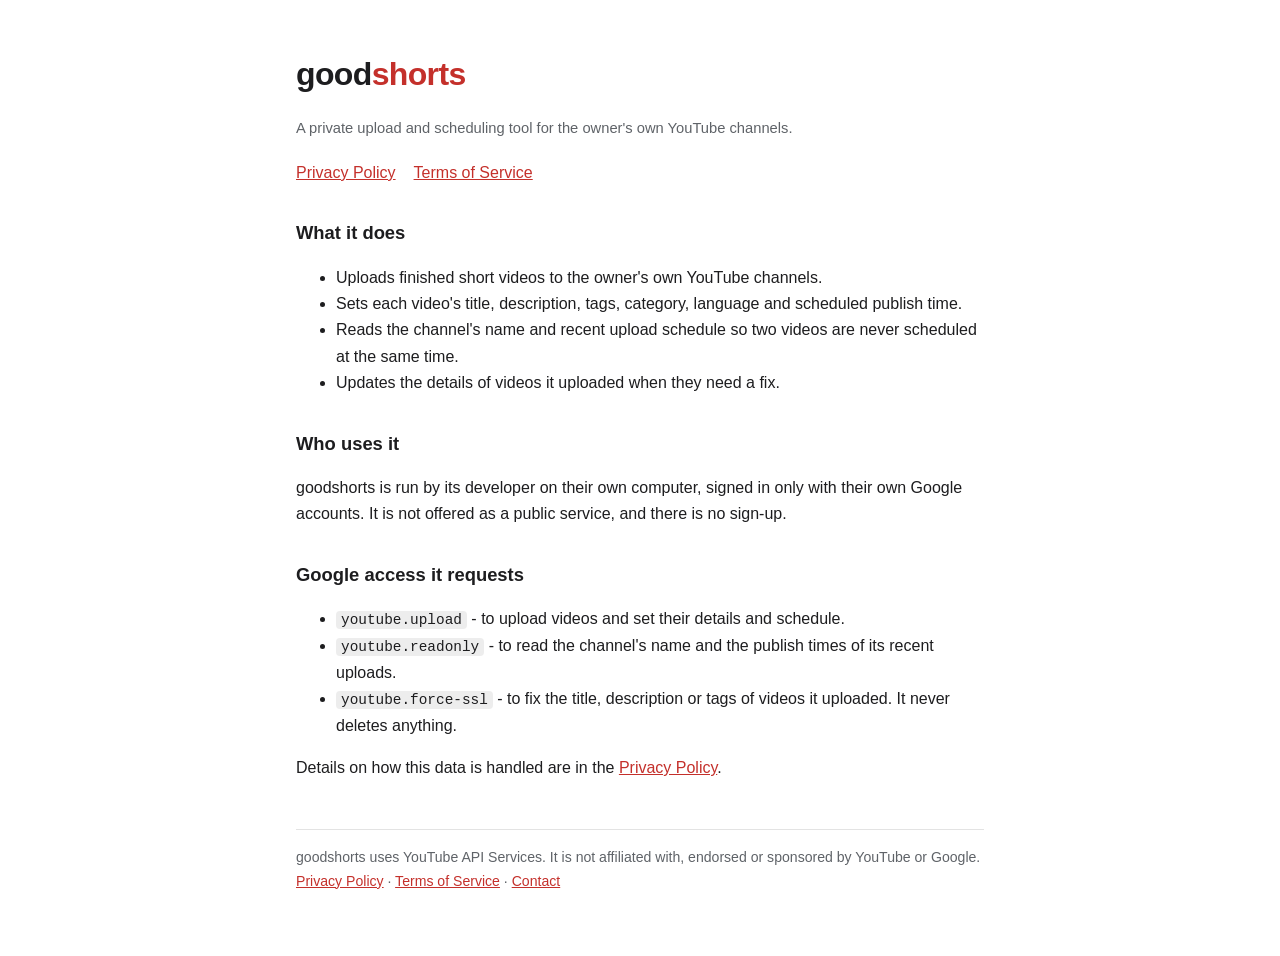
<file: index.html>
<!doctype html>
<html lang="en">
<head>
<meta charset="utf-8">
<meta name="viewport" content="width=device-width, initial-scale=1">
<title>goodshorts</title>
<meta name="description" content="goodshorts - a private tool that uploads and schedules Shorts on its owner's own YouTube channels.">
<link rel="stylesheet" href="style.css">
</head>
<body>
<main>
  <h1>good<span>shorts</span></h1>
  <p class="muted">A private upload and scheduling tool for the owner's own YouTube channels.</p>
  <nav><a href="privacy.html">Privacy Policy</a><a href="terms.html">Terms of Service</a></nav>

  <h2>What it does</h2>
  <ul>
    <li>Uploads finished short videos to the owner's own YouTube channels.</li>
    <li>Sets each video's title, description, tags, category, language and scheduled publish time.</li>
    <li>Reads the channel's name and recent upload schedule so two videos are never scheduled at the same time.</li>
    <li>Updates the details of videos it uploaded when they need a fix.</li>
  </ul>

  <h2>Who uses it</h2>
  <p>goodshorts is run by its developer on their own computer, signed in only with their own Google accounts.
     It is not offered as a public service, and there is no sign-up.</p>

  <h2>Google access it requests</h2>
  <ul>
    <li><code>youtube.upload</code> - to upload videos and set their details and schedule.</li>
    <li><code>youtube.readonly</code> - to read the channel's name and the publish times of its recent uploads.</li>
    <li><code>youtube.force-ssl</code> - to fix the title, description or tags of videos it uploaded. It never deletes anything.</li>
  </ul>
  <p>Details on how this data is handled are in the <a href="privacy.html">Privacy Policy</a>.</p>

  <footer>
    goodshorts uses YouTube API Services. It is not affiliated with, endorsed or sponsored by YouTube or Google.<br>
    <a href="privacy.html">Privacy Policy</a> · <a href="terms.html">Terms of Service</a> ·
    <a href="https://github.com/parkdx07-ux/goodshorts/issues">Contact</a>
  </footer>
</main>
</body>
</html>
</file>
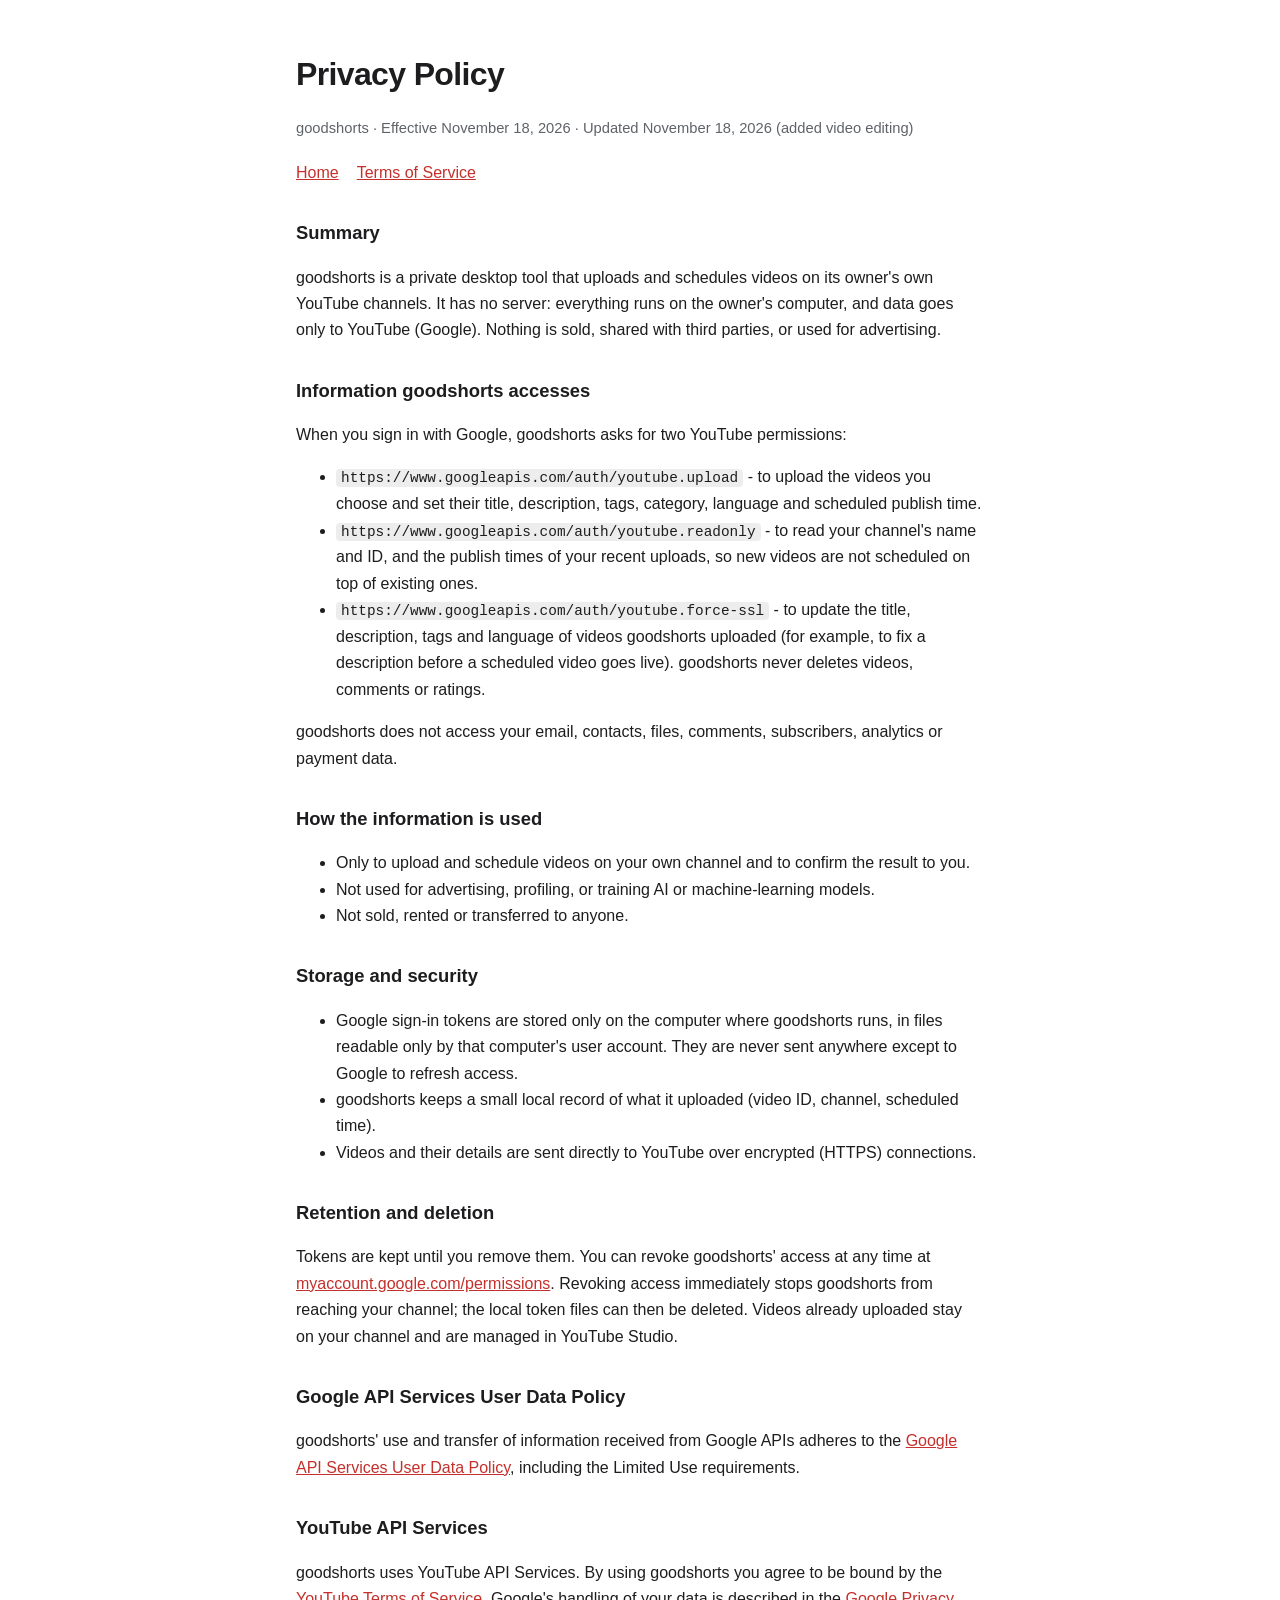
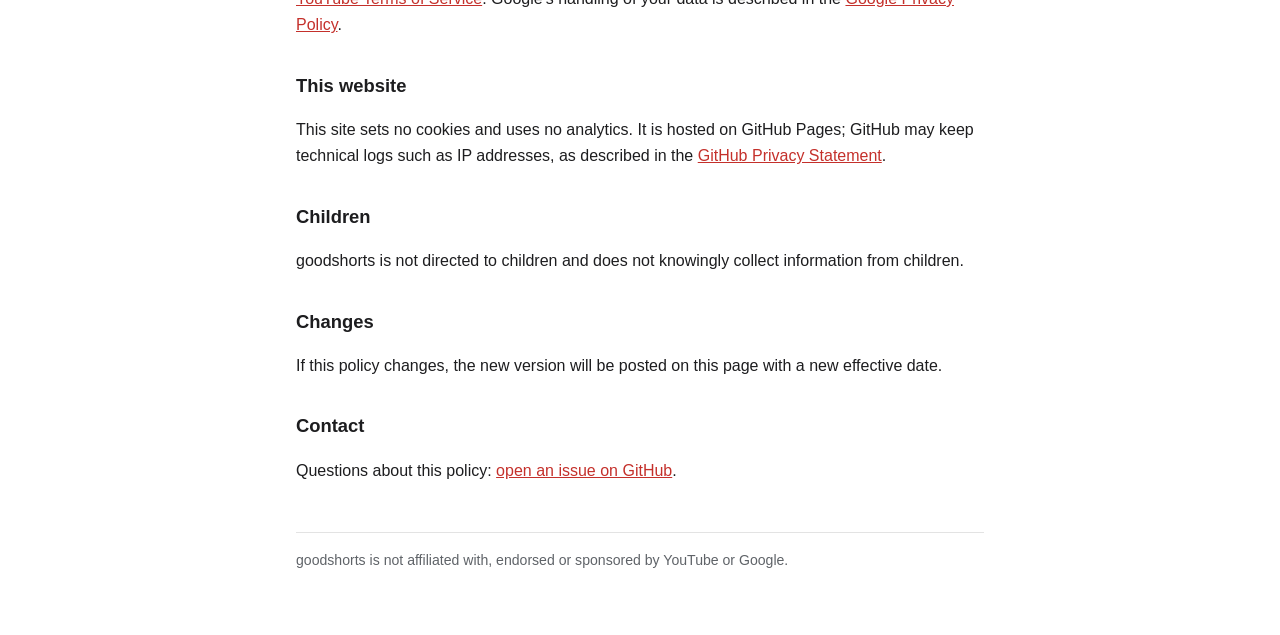
<file: privacy.html>
<!doctype html>
<html lang="en">
<head>
<meta charset="utf-8">
<meta name="viewport" content="width=device-width, initial-scale=1">
<title>Privacy Policy - goodshorts</title>
<link rel="stylesheet" href="style.css">
</head>
<body>
<main>
  <h1>Privacy Policy</h1>
  <p class="muted">goodshorts · Effective November 18, 2026 · Updated November 18, 2026 (added video editing)</p>
  <nav><a href="index.html">Home</a><a href="terms.html">Terms of Service</a></nav>

  <h2>Summary</h2>
  <p>goodshorts is a private desktop tool that uploads and schedules videos on its owner's own YouTube channels.
     It has no server: everything runs on the owner's computer, and data goes only to YouTube (Google).
     Nothing is sold, shared with third parties, or used for advertising.</p>

  <h2>Information goodshorts accesses</h2>
  <p>When you sign in with Google, goodshorts asks for two YouTube permissions:</p>
  <ul>
    <li><code>https://www.googleapis.com/auth/youtube.upload</code> - to upload the videos you choose and set their
        title, description, tags, category, language and scheduled publish time.</li>
    <li><code>https://www.googleapis.com/auth/youtube.readonly</code> - to read your channel's name and ID, and the
        publish times of your recent uploads, so new videos are not scheduled on top of existing ones.</li>
    <li><code>https://www.googleapis.com/auth/youtube.force-ssl</code> - to update the title, description, tags and
        language of videos goodshorts uploaded (for example, to fix a description before a scheduled video goes
        live). goodshorts never deletes videos, comments or ratings.</li>
  </ul>
  <p>goodshorts does not access your email, contacts, files, comments, subscribers, analytics or payment data.</p>

  <h2>How the information is used</h2>
  <ul>
    <li>Only to upload and schedule videos on your own channel and to confirm the result to you.</li>
    <li>Not used for advertising, profiling, or training AI or machine-learning models.</li>
    <li>Not sold, rented or transferred to anyone.</li>
  </ul>

  <h2>Storage and security</h2>
  <ul>
    <li>Google sign-in tokens are stored only on the computer where goodshorts runs, in files readable only by that
        computer's user account. They are never sent anywhere except to Google to refresh access.</li>
    <li>goodshorts keeps a small local record of what it uploaded (video ID, channel, scheduled time).</li>
    <li>Videos and their details are sent directly to YouTube over encrypted (HTTPS) connections.</li>
  </ul>

  <h2>Retention and deletion</h2>
  <p>Tokens are kept until you remove them. You can revoke goodshorts' access at any time at
     <a href="https://myaccount.google.com/permissions">myaccount.google.com/permissions</a>. Revoking access
     immediately stops goodshorts from reaching your channel; the local token files can then be deleted.
     Videos already uploaded stay on your channel and are managed in YouTube Studio.</p>

  <h2>Google API Services User Data Policy</h2>
  <p>goodshorts' use and transfer of information received from Google APIs adheres to the
     <a href="https://developers.google.com/terms/api-services-user-data-policy">Google API Services User Data Policy</a>,
     including the Limited Use requirements.</p>

  <h2>YouTube API Services</h2>
  <p>goodshorts uses YouTube API Services. By using goodshorts you agree to be bound by the
     <a href="https://www.youtube.com/t/terms">YouTube Terms of Service</a>. Google's handling of your data is described
     in the <a href="https://policies.google.com/privacy">Google Privacy Policy</a>.</p>

  <h2>This website</h2>
  <p>This site sets no cookies and uses no analytics. It is hosted on GitHub Pages; GitHub may keep technical logs
     such as IP addresses, as described in the
     <a href="https://docs.github.com/site-policy/privacy-policies/github-general-privacy-statement">GitHub Privacy Statement</a>.</p>

  <h2>Children</h2>
  <p>goodshorts is not directed to children and does not knowingly collect information from children.</p>

  <h2>Changes</h2>
  <p>If this policy changes, the new version will be posted on this page with a new effective date.</p>

  <h2>Contact</h2>
  <p>Questions about this policy: <a href="https://github.com/parkdx07-ux/goodshorts/issues">open an issue on GitHub</a>.</p>

  <footer>goodshorts is not affiliated with, endorsed or sponsored by YouTube or Google.</footer>
</main>
</body>
</html>
</file>
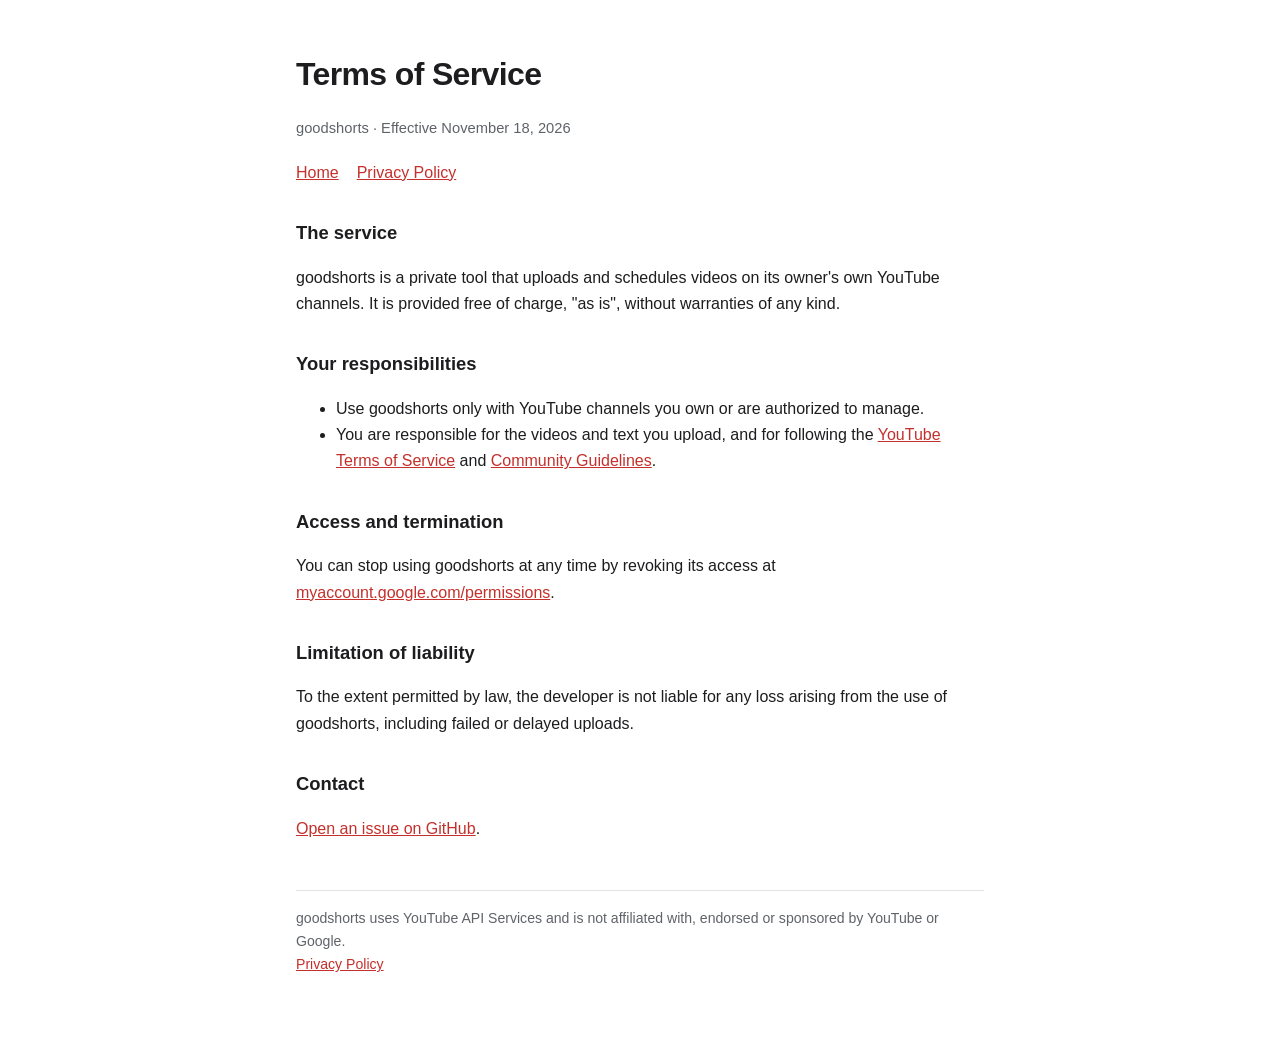
<file: terms.html>
<!doctype html>
<html lang="en">
<head>
<meta charset="utf-8">
<meta name="viewport" content="width=device-width, initial-scale=1">
<title>Terms of Service - goodshorts</title>
<link rel="stylesheet" href="style.css">
</head>
<body>
<main>
  <h1>Terms of Service</h1>
  <p class="muted">goodshorts · Effective November 18, 2026</p>
  <nav><a href="index.html">Home</a><a href="privacy.html">Privacy Policy</a></nav>

  <h2>The service</h2>
  <p>goodshorts is a private tool that uploads and schedules videos on its owner's own YouTube channels. It is
     provided free of charge, "as is", without warranties of any kind.</p>

  <h2>Your responsibilities</h2>
  <ul>
    <li>Use goodshorts only with YouTube channels you own or are authorized to manage.</li>
    <li>You are responsible for the videos and text you upload, and for following the
        <a href="https://www.youtube.com/t/terms">YouTube Terms of Service</a> and
        <a href="https://www.youtube.com/howyoutubeworks/policies/community-guidelines/">Community Guidelines</a>.</li>
  </ul>

  <h2>Access and termination</h2>
  <p>You can stop using goodshorts at any time by revoking its access at
     <a href="https://myaccount.google.com/permissions">myaccount.google.com/permissions</a>.</p>

  <h2>Limitation of liability</h2>
  <p>To the extent permitted by law, the developer is not liable for any loss arising from the use of goodshorts,
     including failed or delayed uploads.</p>

  <h2>Contact</h2>
  <p><a href="https://github.com/parkdx07-ux/goodshorts/issues">Open an issue on GitHub</a>.</p>

  <footer>goodshorts uses YouTube API Services and is not affiliated with, endorsed or sponsored by YouTube or Google.<br>
    <a href="privacy.html">Privacy Policy</a></footer>
</main>
</body>
</html>
</file>
<file: style.css>
:root { --bg: #ffffff; --fg: #1d1d1f; --muted: #5f6368; --line: #e3e3e3; --accent: #c4302b; }
@media (prefers-color-scheme: dark) { :root { --bg: #121212; --fg: #ececec; --muted: #a0a0a0; --line: #2c2c2c; --accent: #ff6b5e; } }
* { box-sizing: border-box; }
body { margin: 0; background: var(--bg); color: var(--fg); font: 16px/1.65 -apple-system, BlinkMacSystemFont, "Segoe UI", Roboto, Helvetica, Arial, sans-serif; }
main { max-width: 720px; margin: 0 auto; padding: 48px 16px 64px; }
h1 { font-size: 2rem; margin: 0 0 4px; letter-spacing: -0.02em; }
h1 span { color: var(--accent); }
h2 { font-size: 1.15rem; margin: 32px 0 8px; }
p, li { color: var(--fg); }
.muted { color: var(--muted); font-size: 0.92rem; }
a { color: var(--accent); }
code { font-size: 0.9em; background: color-mix(in srgb, var(--fg) 8%, transparent); padding: 1px 5px; border-radius: 4px; }
nav { display: flex; gap: 18px; flex-wrap: wrap; margin: 20px 0 8px; }
footer { margin-top: 48px; padding-top: 16px; border-top: 1px solid var(--line); color: var(--muted); font-size: 0.88rem; }
</file>
